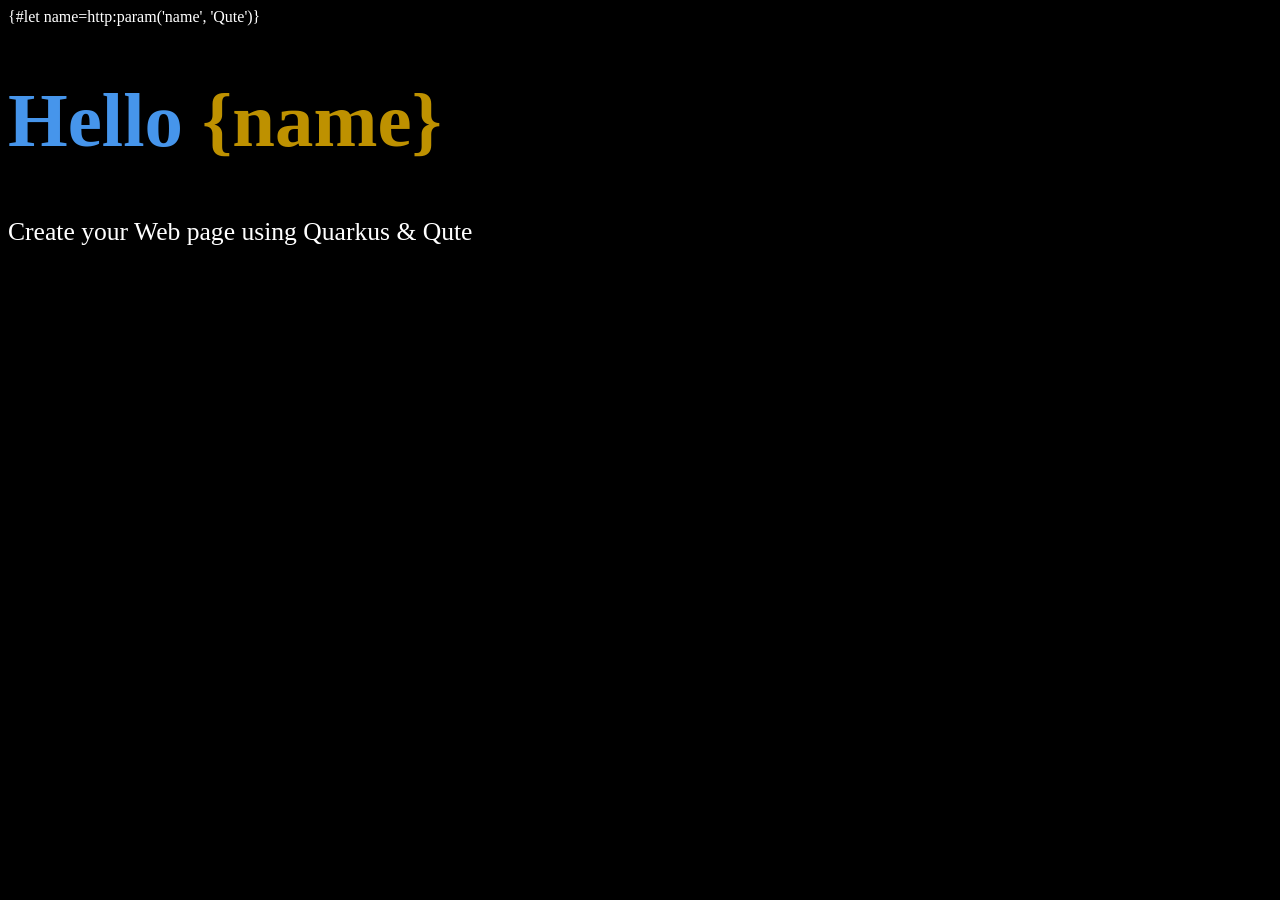
<file: src/main/resources/templates/pub/some-page.html>
{#let name=http:param('name', 'Qute')}
<!DOCTYPE html>
<html>
<head>
    <meta charset="UTF-8">
    <title>Hello {name}</title>
    <style>
        body {
            background-color: #000;
            color: #fff;
        }
        h1 {
            color: #4695EB;
            font-size: 6vw;
        }

        h1 b {
            color: #be9100;
        }

        p {
            font-size: 2vw;
        }
    </style>
</head>
<body>
<h1>Hello <b>{name}</b></h1>

<p>Create your Web page using Quarkus & Qute</p>
</body>
</html>
</file>
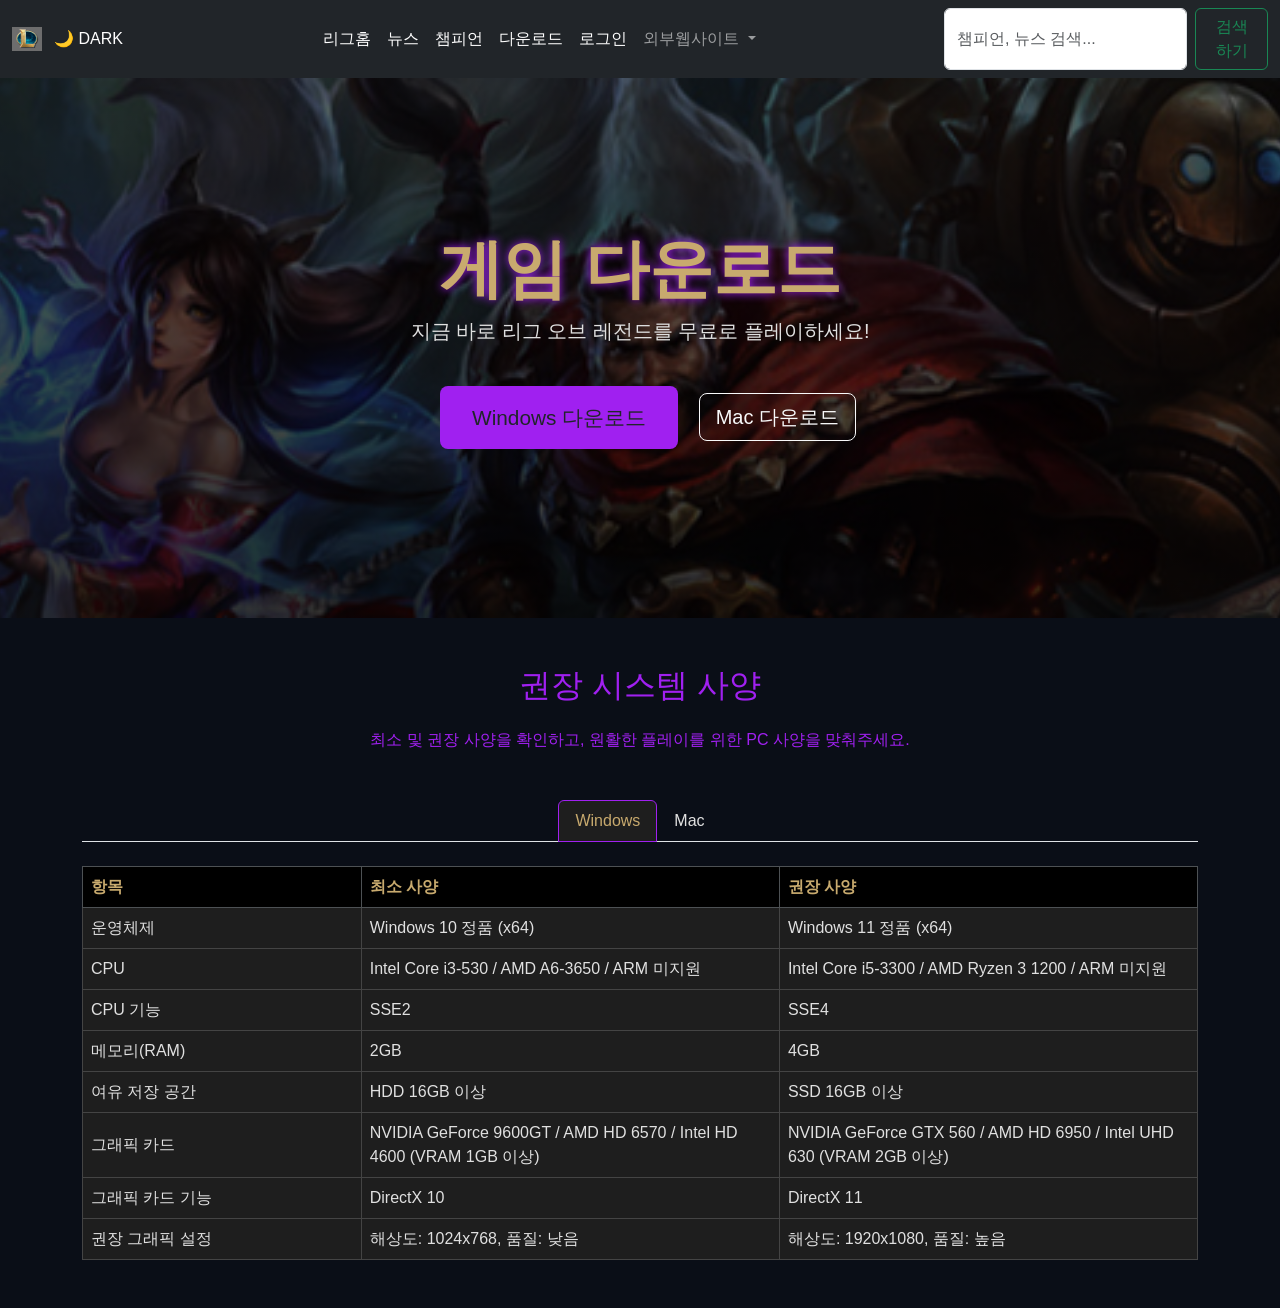
<file: src/main/resources/META-INF/resources/main_page_sub/download.html>
<!DOCTYPE html>
<html lang="ko">
<head>
    <meta charset="UTF-8">
    <meta name="viewport" content="width=device-width, initial-scale=1.0">
    <title>League of Legends - 게임 다운로드</title>
    <link href="https://cdn.jsdelivr.net/npm/bootstrap@5.3.0/dist/css/bootstrap.min.css" rel="stylesheet">
    <script src="https://cdn.jsdelivr.net/npm/bootstrap@5.3.0/dist/js/bootstrap.bundle.min.js"></script>
    <style>
    /* 기본 테마 */
    body { background-color: #0a0e17; color: #fff; font-family: 'Arial', sans-serif; }
    .navbar { background-color: #000; }
    
    /* 라이트 모드 설정 */
    body.light-mode { background-color: #f8f9fa !important; color: #212529 !important; }
    body.light-mode .hero { background: linear-gradient(to bottom, #e9ecef, #f8f9fa) !important; }
    
    body.light-mode h1, body.light-mode h2, body.light-mode p { color: #212529 !important; }
    body.light-mode .table { color: #212529 !important; border-color: #dee2e6 !important; }
    body.light-mode .table th, body.light-mode .table td { color: #212529 !important; }
    body.light-mode .table-bordered { border-color: #333 !important; }

    /* 🌟 추가된 부분: 네비게이션 바 완벽 호환 🌟 */
    body.light-mode .navbar { background-color: #f8f9fa !important; }
    body.light-mode .navbar .nav-link, body.light-mode #themeToggleBtn { color: #212529 !important; }

    /* 기존 호버 효과 등 */
    .card { background-color: #1e1e1e; border: none; transition: transform 0.3s, box-shadow 0.3s; }
    .card:hover { transform: scale(1.05); box-shadow: 0 10px 20px rgba(160, 32, 240, 0.5); }
    .btn-primary { background-color: #a020f0; border: none; }
    </style>
    <link rel="stylesheet" href="../css/download.css">
</head>
<body>

    <nav class="navbar navbar-expand-lg navbar-dark bg-dark">
        <div class="container-fluid">
            <img src="../image/lol-logo.jpg" alt="로고" width="30" height="24">
            <button class="btn border-0" id="themeToggleBtn" style="color: #ffffff;">
                DARK
            </button>
            
            <button class="navbar-toggler" type="button" data-bs-toggle="collapse" data-bs-target="#navbarSupportedContent" aria-controls="navbarSupportedContent" aria-expanded="false" aria-label="Toggle navigation">
                <span class="navbar-toggler-icon"></span>
            </button>
            <div class="collapse navbar-collapse" id="navbarSupportedContent">
                <ul class="navbar-nav mx-auto mb-2 mb-lg-0">
                    <li class="nav-item">
                        <a class="nav-link active" aria-current="page" href="../main_index.html">리그홈</a>
                    </li>
                    <li class="nav-item">
                        <a class="nav-link active" aria-current="page" href="#">뉴스</a>
                    </li>
                    <li class="nav-item">
                        <a class="nav-link active" aria-current="page" href="#">챔피언</a>
                    </li>
                    <li class="nav-item">
                        <a class="nav-link active" aria-current="page" href="#">다운로드</a>
                    </li>
                    <li class="nav-item">
                        <a class="nav-link active" aria-current="page" href="/login">로그인</a>
                    </li>
                    <li class="nav-item dropdown">
                        <a class="nav-link dropdown-toggle" href="#" id="navbarDropdown" role="button" data-bs-toggle="dropdown" aria-expanded="false">
                            외부웹사이트
                        </a>
                        <ul class="dropdown-menu" aria-labelledby="navbarDropdown">
                            <li><a class="dropdown-item" href="https://www.leagueoflegends.com/ko-kr/" target="_blank">롤공식홈</a></li>
                            <li><a class="dropdown-item" href="https://lol.ps/" target="_blank">롤전적</a></li>
                            <li><hr class="dropdown-divider"></li>
                            <li><a class="dropdown-item" href="https://www.youtube.com/@LeagueofLegends-Korea" target="_blank">관련유튜브</a></li>
                        </ul>
                    </li>
                </ul>
                <form class="d-flex" id="searchForm">
                    <input class="form-control me-2" type="search" placeholder="챔피언, 뉴스 검색..." aria-label="Search" id="searchInput">
                    <button class="btn btn-outline-success" type="submit">검색하기</button>
                </form>
            </div>
        </div>
    </nav>

    <section class="hero">
        <div class="container">
            <h1>게임 다운로드</h1>
            <p class="lead mb-4">지금 바로 리그 오브 레전드를 무료로 플레이하세요!</p>
            <a href="../pds/lol.exe" class="btn btn-download btn-lg" target="_blank">Windows 다운로드</a>
            <a href="#" class="btn btn-outline-light btn-lg" target="_blank">Mac 다운로드</a>
        </div>
    </section>
    
    <section class="container my-5">
        <h2 class="text-center mb-4 accent-purple">권장 시스템 사양</h2>
        <p class="text-center mb-5 accent-purple">최소 및 권장 사양을 확인하고, 원활한 플레이를 위한 PC 사양을 맞춰주세요.</p>

        <ul class="nav nav-tabs justify-content-center mb-4" id="osTabs" role="tablist">
            <li class="nav-item" role="presentation">
                <button class="nav-link active" id="windows-tab" data-bs-toggle="tab" data-bs-target="#windows" type="button" role="tab" aria-controls="windows" aria-selected="true">Windows</button>
            </li>
            <li class="nav-item" role="presentation">
                <button class="nav-link" id="mac-tab" data-bs-toggle="tab" data-bs-target="#mac" type="button" role="tab" aria-controls="mac" aria-selected="false">Mac</button>
            </li>
        </ul>

        <div class="tab-content">
            <div class="tab-pane fade show active" id="windows" role="tabpanel" aria-labelledby="windows-tab">
                <div class="table-responsive">
                    <table class="table table-bordered table-hover mb-0 align-middle">
                        <thead class="table-dark">
                            <tr>
                                <th scope="col" style="width: 25%;">항목</th>
                                <th scope="col" style="width: 37.5%;">최소 사양</th>
                                <th scope="col" style="width: 37.5%;">권장 사양</th>
                            </tr>
                        </thead>
                        <tbody>
                            <tr><td>운영체제</td><td>Windows 10 정품 (x64)</td><td>Windows 11 정품 (x64)</td></tr>
                            <tr><td>CPU</td><td>Intel Core i3-530 / AMD A6-3650 / ARM 미지원</td><td>Intel Core i5-3300 / AMD Ryzen 3 1200 / ARM 미지원</td></tr>
                            <tr><td>CPU 기능</td><td>SSE2</td><td>SSE4</td></tr>
                            <tr><td>메모리(RAM)</td><td>2GB</td><td>4GB</td></tr>
                            <tr><td>여유 저장 공간</td><td>HDD 16GB 이상</td><td>SSD 16GB 이상</td></tr>
                            <tr><td>그래픽 카드</td><td>NVIDIA GeForce 9600GT / AMD HD 6570 / Intel HD 4600 (VRAM 1GB 이상)</td><td>NVIDIA GeForce GTX 560 / AMD HD 6950 / Intel UHD 630 (VRAM 2GB 이상)</td></tr>
                            <tr><td>그래픽 카드 기능</td><td>DirectX 10</td><td>DirectX 11</td></tr>
                            <tr><td>권장 그래픽 설정</td><td>해상도: 1024x768, 품질: 낮음</td><td>해상도: 1920x1080, 품질: 높음</td></tr>
                        </tbody>
                    </table>
                </div>
            </div>

            <div class="tab-pane fade" id="mac" role="tabpanel" aria-labelledby="mac-tab">
                <div class="table-responsive">
                    <table class="table table-bordered table-hover mb-0 align-middle">
                        <thead class="table-dark">
                            <tr>
                                <th scope="col" style="width: 25%;">항목</th>
                                <th scope="col" style="width: 37.5%;">최소 사양</th>
                                <th scope="col" style="width: 37.5%;">권장 사양</th>
                            </tr>
                        </thead>
                        <tbody>
                            <tr><td>운영체제</td><td>macOS 10.15 이상</td><td>macOS 13 Ventura 이상</td></tr>
                            <tr><td>CPU</td><td>Intel Core i5 또는 Apple M1</td><td>Apple M2 이상</td></tr>
                            <tr><td>메모리(RAM)</td><td>4GB</td><td>8GB 이상</td></tr>
                            <tr><td>여유 저장 공간</td><td>SSD 16GB 이상</td><td>SSD 30GB 이상</td></tr>
                            <tr><td>그래픽</td><td>Metal 지원 GPU</td><td>Metal 2 지원 GPU</td></tr>
                        </tbody>
                    </table>
                </div>
            </div>
        </div>
    </section>

    <section id="searchResults" style="display:none;">
        <div class="search-keyword-header">
            <h1 id="searchKeywordDisplay" style="color:#fff;"></h1>
        </div>
        <div class="search-body" style="background-color: #f8f9fa; padding: 40px 0;">
            <div class="container-fluid px-0">
                <div class="row g-0">
                    <div class="col-md-3 col-lg-2 search-sidebar bg-white py-4">
                        <div class="px-3 mb-3" style="font-size:0.8rem; color:#999; text-transform:uppercase; letter-spacing:0.1em;">카테고리</div>
                        <div class="search-category-item active" onclick="switchCategory('champion', this)" style="cursor:pointer; padding: 10px 20px;">
                            챔피언 <span class="count" id="champCount">(0)</span>
                        </div>
                        <div class="search-category-item" onclick="switchCategory('news', this)" style="cursor:pointer; padding: 10px 20px;">
                            뉴스 <span class="count" id="newsCount">(0)</span>
                        </div>
                    </div>
                    <div class="col-md-9 col-lg-10 search-content-area" style="padding-left: 30px;">
                        <div id="resultChampion">
                            <h5 class="mb-4" style="color:#333;">챔피언</h5>
                            <div id="championResultList" class="row g-4"></div>
                        </div>
                        <div id="resultNews" style="display:none;">
                            <h5 class="mb-4" style="color:#333;">뉴스</h5>
                            <div id="newsResultList"></div>
                        </div>
                    </div>
                </div>
            </div>
        </div>
    </section>

    <div class="modal fade" id="championModal" tabindex="-1">
  <div class="modal-dialog modal-lg">
    <div class="modal-content" id="modalContent">
        </div>
  </div>
</div>

    <script src="../js/toggle.js"></script>
    <script src="../js/search.js"></script>
    <script src="../js/test.js"></script>
</body>
</html>
</file>
<file: src/main/resources/META-INF/resources/css/download.css>
body { 
    background-color: #0a0e17; 
    color: #e0e0e0; 
    font-family: 'Segoe UI', Arial, sans-serif; 
}

.hero {
    background: linear-gradient(rgba(0,0,0,0.6), rgba(0,0,0,0.8)), 
                url('../image/down.jpg') center/cover no-repeat;
    min-height: 60vh;
    display: flex;
    align-items: center;
    justify-content: center;
    text-align: center;
    padding: 2rem;
}

.hero h1 { 
    font-size: 4rem; 
    font-weight: bold; 
    color: #c8aa6e;          /* LOL 골드 톤 */
    text-shadow: 0 0 10px #a020f0;
}

.btn-download {
    background-color: #a020f0;
    border: none;
    font-size: 1.3rem;
    padding: 1rem 2rem;
    margin: 1rem;
}

.btn-download:hover { 
    background-color: #800080; 
}

.nav-tabs .nav-link { 
    color: #e0e0e0; 
}

.nav-tabs .nav-link.active { 
    background-color: #1e1e1e; 
    color: #c8aa6e; 
    border-color: #a020f0; 
}

.table { 
    --bs-table-bg: #1e1e1e; 
    --bs-table-color: #e0e0e0; 
    --bs-table-border-color: #444;
}

.table th { 
    background-color: #000; 
    color: #c8aa6e; 
}

.card { 
    background-color: #1e1e1e; 
    border: 1px solid #444; 
}

.accent-purple { 
    color: #a020f0; 
}
</file>
